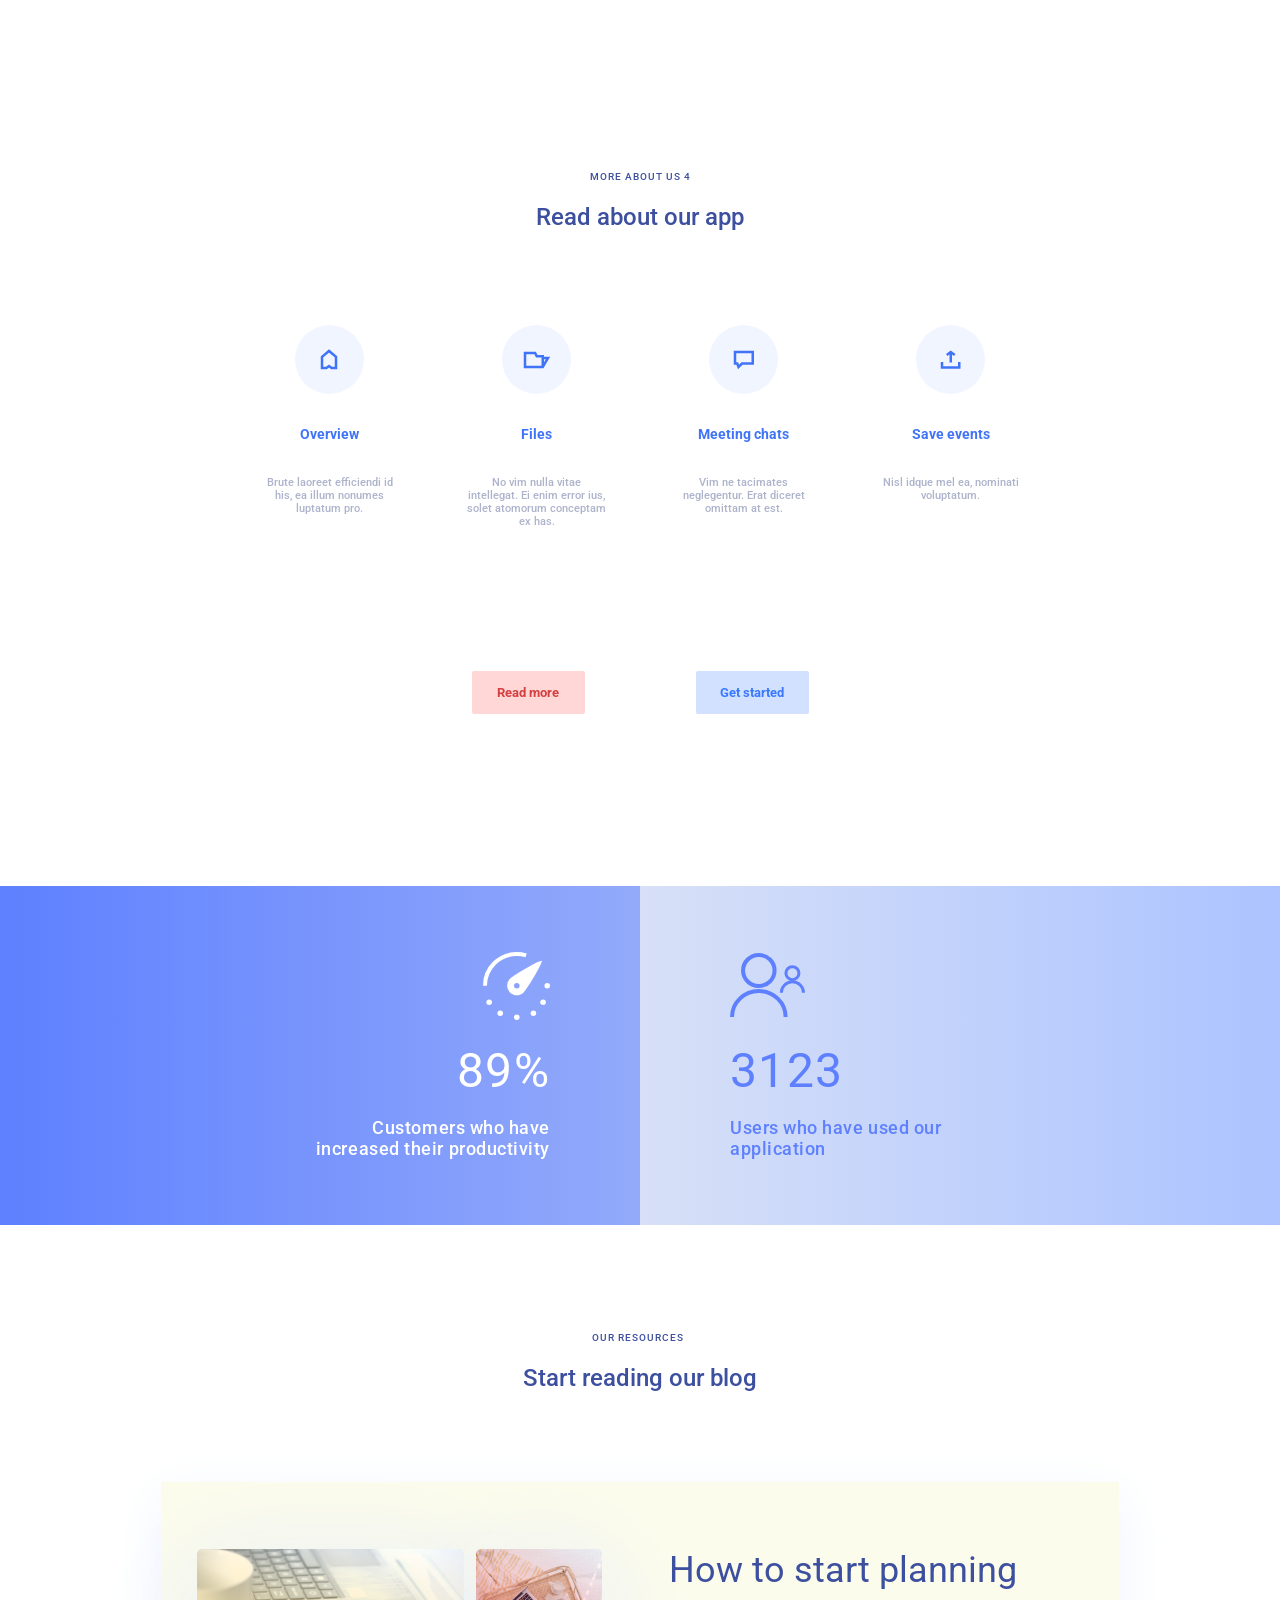
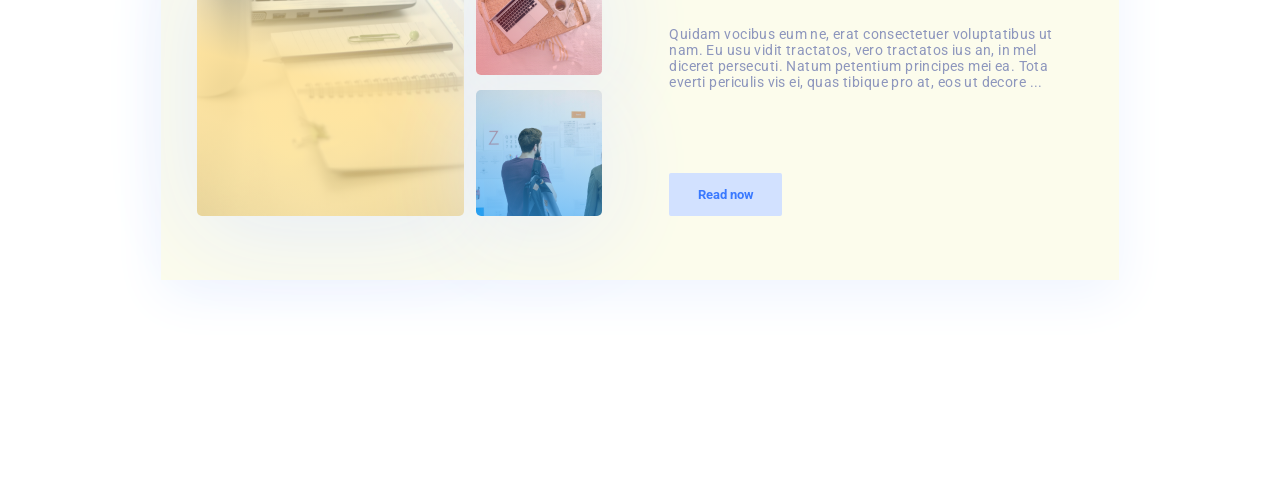
<file: index.html>
<!DOCTYPE html>
<html lang="en">

<head>
   <meta charset="UTF-8">
   <meta name="viewport" content="width=device-width, initial-scale=1.0">
   <title>5.Pixso-site-1</title>
   <link rel="preconnect" href="https://fonts.googleapis.com">
   <link rel="preconnect" href="https://fonts.gstatic.com" crossorigin>
   <link href="https://fonts.googleapis.com/css2?family=Roboto:ital,wght@0,100..900;1,100..900&display=swap"
      rel="stylesheet">
   <link rel="stylesheet" href="./styles/main-1.css">
</head>

<body>
   <!-- ===== features ====== -->
   <div class="features">
      <div class="features_container">
         <div class="features_inner">
            <header class="features_header">
               <h2 class="features_header_title">More about us 4</h2>
               <p class="features_header_text">Read about our app</p>
            </header>
            <div class="cards">
               <div class="cards_item">
                  <img src="./img/icon-1-optim.svg" alt="Overview" class="cards_item_img">
                  <h3 class="cards_item_title">Overview</h3>
                  <p class="cards_item_text">Brute laoreet efficiendi id his, ea illum nonumes luptatum pro.</p>
               </div>
               <div class="cards_item">
                  <img src="./img/icon-2-optim.svg" alt="Files" class="cards_item_img">
                  <h3 class="cards_item_title">Files</h3>
                  <p class="cards_item_text">No vim nulla vitae intellegat. Ei enim error ius, solet atomorum
                     conceptam
                     ex has.</p>
               </div>
               <div class="cards_item">
                  <img src="./img/icon-3-optim.svg" alt="Meeting chats" class="cards_item_img">
                  <h3 class="cards_item_title">Meeting chats</h3>
                  <p class="cards_item_text">Vim ne tacimates neglegentur. Erat diceret omittam at est.</p>
               </div>
               <div class="cards_item">
                  <img src="./img/icon-4-optim.svg" alt="Save events" class="cards_item_img">
                  <h3 class="cards_item_title">Save events</h3>
                  <p class="cards_item_text">Nisl idque mel ea, nominati voluptatum.</p>
               </div>
            </div>
            <div class="buttons">
               <a href="#" class="buttons_read_more">Read more</a>
               <a href="#" class="buttons_get_started">Get started</a>
            </div>
         </div>
      </div>
   </div>
   <!-- ===== stats ===== -->
   <div class="stats">
      <div class="stats_container">
         <div class="stats_inner">
            <div class="stats_left">
               <div class="stats_left_img">
                  <img src="./img/icon-5.svg" alt="Customers">
               </div>
               <div class="stats_text_block_left">
                  <p class="stats_left_number">89%</p>
                  <p class="stats_left_text">Customers who have increased their productivity</p>
               </div>
            </div>
            <div class="stats_right">
               <div class="stats_right_img">
                  <img src="./img/icon-6.svg" alt="Users ">
               </div>
               <div class="stats_text_block_right">
                  <p class="stats_right_number">3123</p>
                  <p class="stats_right_text">Users who have used our application</p>
               </div>
            </div>
         </div>
      </div>
   </div>
   <!-- ===== blog ===== -->
   <section class="blog">
      <div class="blog_container">
         <div class="blog_inner">
            <div class="blog_header">
               <div class="blog_header_title">OUR RESOURCES</div>
               <div class="blog_header_text">Start reading our blog</div>
            </div>
            <article class="blog_card">
               <div class="blog_card_gallery">
                  <div class="gallery_img_1"></div>
                  <div class="gallery_img_2"></div>
                  <div class="gallery_img_3"></div>
               </div>
               <div class="blog_card_article">
                  <div class="blog_card_article_header">
                     <h2 class="blog_card_article_title">How to start planning</h2>
                     <p class="blog_card_article_text">Quidam vocibus eum ne, erat consectetuer voluptatibus
                        ut nam. Eu
                        usu vidit tractatos, vero tractatos ius an, in mel diceret persecuti. Natum
                        petentium
                        principes mei ea. Tota everti periculis vis ei, quas tibique pro at, eos ut
                        decore ...
                     </p>
                  </div>
                  <a href="#" class="blog_card_article_btn">Read now</a>
               </div>
            </article>
         </div>
      </div>
   </section>

</body>

</html>
</file>
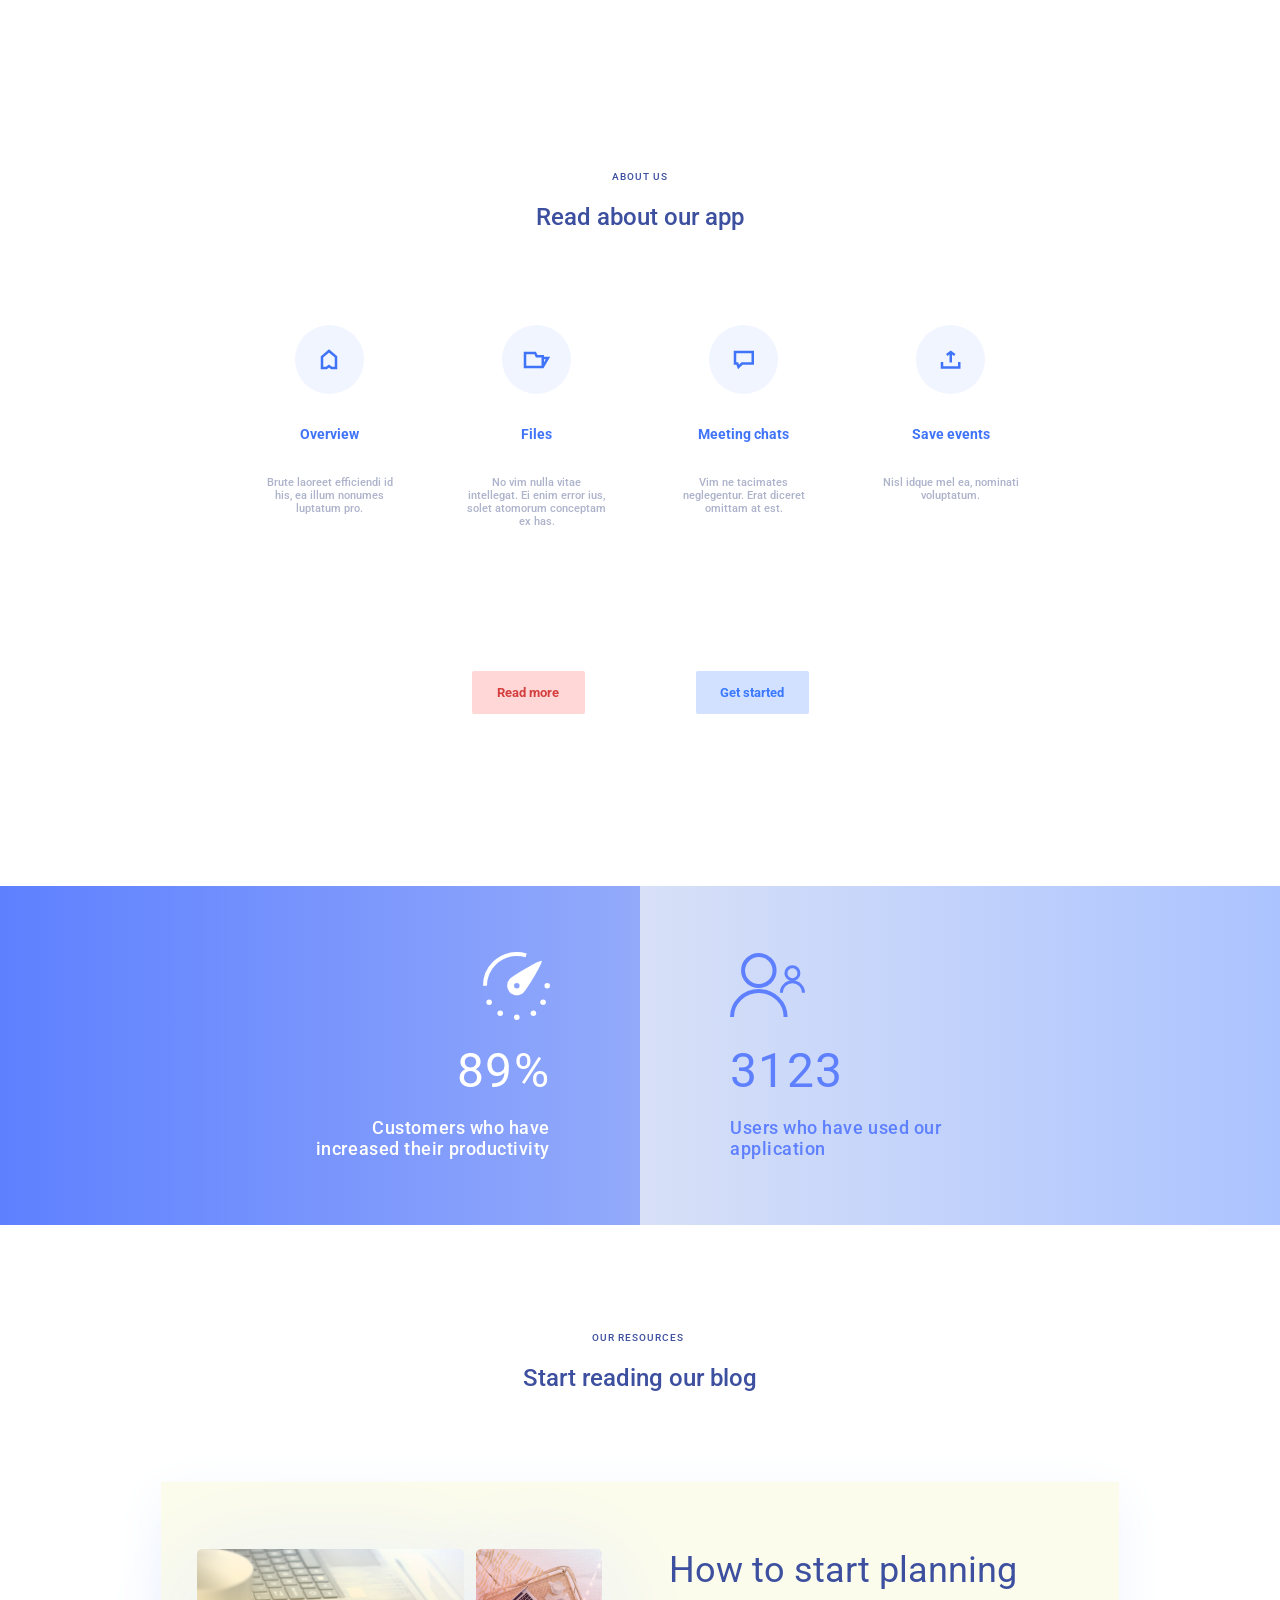
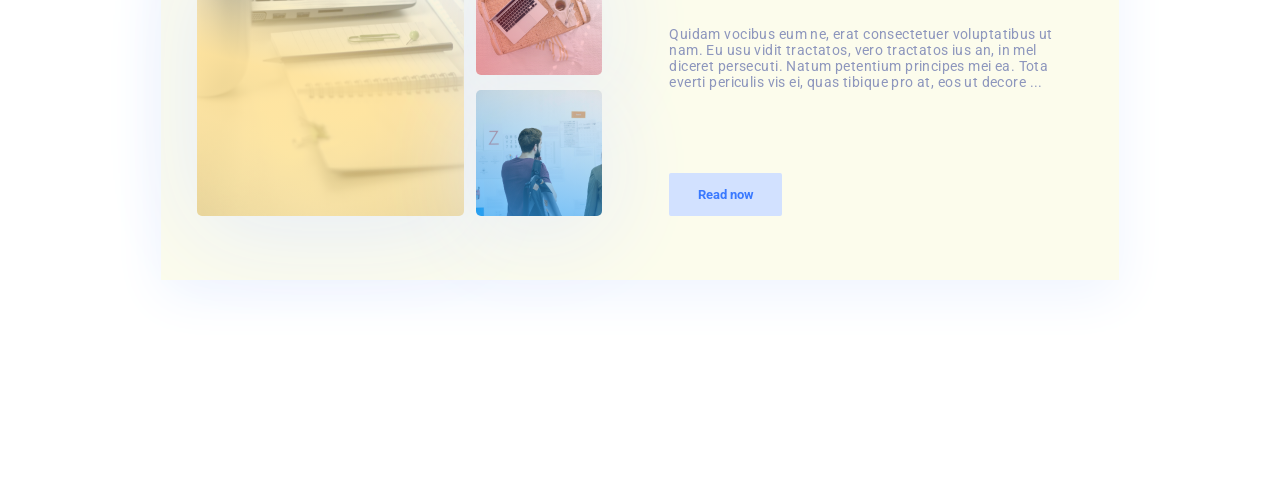
<file: index-1.html>
<!DOCTYPE html>
<html lang="en">

<head>
   <meta charset="UTF-8">
   <meta name="viewport" content="width=device-width, initial-scale=1.0">
   <title>5.Pixso-site-1</title>
   <link rel="preconnect" href="https://fonts.googleapis.com">
   <link rel="preconnect" href="https://fonts.gstatic.com" crossorigin>
   <link href="https://fonts.googleapis.com/css2?family=Roboto:ital,wght@0,100..900;1,100..900&display=swap"
      rel="stylesheet">
   <link rel="stylesheet" href="./styles/main-1.css">
</head>

<body>
   <!-- ===== features ===== -->
   <div class="features">
      <div class="features_container">
         <div class="features_inner">
            <header class="features_header">
               <h2 class="features_header_title">About us</h2>
               <p class="features_header_text">Read about our app</p>
            </header>
            <div class="cards">
               <div class="cards_item">
                  <img src="./img/icon-1-optim.svg" alt="Overview" class="cards_item_img">
                  <h3 class="cards_item_title">Overview</h3>
                  <p class="cards_item_text">Brute laoreet efficiendi id his, ea illum nonumes luptatum pro.</p>
               </div>
               <div class="cards_item">
                  <img src="./img/icon-2-optim.svg" alt="Files" class="cards_item_img">
                  <h3 class="cards_item_title">Files</h3>
                  <p class="cards_item_text">No vim nulla vitae intellegat. Ei enim error ius, solet atomorum
                     conceptam
                     ex has.</p>
               </div>
               <div class="cards_item">
                  <img src="./img/icon-3-optim.svg" alt="Meeting chats" class="cards_item_img">
                  <h3 class="cards_item_title">Meeting chats</h3>
                  <p class="cards_item_text">Vim ne tacimates neglegentur. Erat diceret omittam at est.</p>
               </div>
               <div class="cards_item">
                  <img src="./img/icon-4-optim.svg" alt="Save events" class="cards_item_img">
                  <h3 class="cards_item_title">Save events</h3>
                  <p class="cards_item_text">Nisl idque mel ea, nominati voluptatum.</p>
               </div>
            </div>
            <div class="buttons">
               <a href="#" class="buttons_read_more">Read more</a>
               <a href="#" class="buttons_get_started">Get started</a>
            </div>
         </div>
      </div>
   </div>
   <!-- ===== stats ===== -->
   <div class="stats">
      <div class="stats_container">
         <div class="stats_inner">
            <div class="stats_left">
               <div class="stats_left_img">
                  <img src="./img/icon-5.svg" alt="Customers">
               </div>
               <div class="stats_text_block_left">
                  <p class="stats_left_number">89%</p>
                  <p class="stats_left_text">Customers who have increased their productivity</p>
               </div>
            </div>
            <div class="stats_right">
               <div class="stats_right_img">
                  <img src="./img/icon-6.svg" alt="Users ">
               </div>
               <div class="stats_text_block_right">
                  <p class="stats_right_number">3123</p>
                  <p class="stats_right_text">Users who have used our application</p>
               </div>
            </div>
         </div>
      </div>
   </div>
   <!-- ===== blog ===== -->
   <section class="blog">
      <div class="blog_container">
         <div class="blog_inner">
            <div class="blog_header">
               <div class="blog_header_title">OUR RESOURCES</div>
               <div class="blog_header_text">Start reading our blog</div>
            </div>
            <article class="blog_card">
               <div class="blog_card_gallery">
                  <div class="gallery_img_1"></div>
                  <div class="gallery_img_2"></div>
                  <div class="gallery_img_3"></div>
               </div>
               <div class="blog_card_article">
                  <div class="blog_card_article_header">
                     <h2 class="blog_card_article_title">How to start planning</h2>
                     <p class="blog_card_article_text">Quidam vocibus eum ne, erat consectetuer voluptatibus
                        ut nam. Eu
                        usu vidit tractatos, vero tractatos ius an, in mel diceret persecuti. Natum
                        petentium
                        principes mei ea. Tota everti periculis vis ei, quas tibique pro at, eos ut
                        decore ...
                     </p>
                  </div>
                  <a href="#" class="blog_card_article_btn">Read now</a>
               </div>
            </article>
         </div>
      </div>
   </section>

</body>

</html>
</file>
<file: styles/main-1.css>
*,
*::before,
*::after {
   margin: 0;
   padding: 0;
   box-sizing: border-box;
}

body {
   background-color: #E4E6F0;
   font-family: "Roboto", sans-serif;
   font-optical-sizing: auto;
   font-weight: 400;
   font-style: normal;
   font-variation-settings:
      "wdth" 100;
}

/* ========== FEATURES ========== */

.features_container {
   max-width: 1440px;
   width: 100%;
   margin: 0 auto;
   background-color: lightcyan;
   /* probably just for debugging */
}

.features_inner {
   background-color: #fff;
   padding-top: 171px;
   padding-bottom: 172px;
}

.features_header {
   text-align: center;
   color: rgba(61, 79, 159, 1);
}

.features_header_title {
   font-size: 10px;
   font-weight: 500;
   line-height: 12px;
   letter-spacing: 0.1em;
   text-transform: uppercase;
}

.features_header_text {
   font-size: 24px;
   font-weight: 500;
   line-height: 28px;
   letter-spacing: 0.0em;
   padding-top: 20px;
   margin-bottom: 94px;
}

.cards {
   display: flex;
   flex-wrap: wrap;
   justify-content: center;
   gap: 67px;
   margin: 0 auto;
}

.cards_item {
   width: 140px;
   text-align: center;
   min-height: 254px;
}

.cards_item_title {
   color: rgba(64, 116, 248, 1);
   font-size: 14px;
   font-weight: 700;
   line-height: 16px;
   letter-spacing: 0.0em;
   padding-top: 28px;
}

.cards_item_text {
   color: rgba(173, 179, 203, 1);
   font-size: 11px;
   font-weight: 500;
   line-height: 13px;
   letter-spacing: 0.0em;
   padding-top: 34px;
}

/* buttons */

.buttons {
   display: flex;
   flex-wrap: wrap;
   justify-content: center;
   gap: 111px;
   padding-top: 92px;
   font-size: 13px;
   font-weight: 700;
   line-height: 15px;
   letter-spacing: 0.0em;
   text-align: center;
}

.buttons_read_more,
.buttons_get_started {
   width: 113px;
   height: 43px;
   border-radius: 2px;
   align-content: center;
   text-decoration: none;
}

/* only colors differ */

.buttons_read_more {
   background: rgba(255, 215, 215, 1);
   color: rgba(212, 63, 63, 1);
}

.buttons_get_started {
   background: rgba(210, 225, 255, 1);
   color: rgba(58, 121, 255, 1);
}

@media screen and (max-width: 345px) {
   .buttons {
      gap: 20px;
   }
}

/* ============== Stats ================== */

.stats_container {
   max-width: 1440px;
   width: 100%;
   margin: 0 auto;
   background-color: lightcyan;
}

.stats_inner {
   display: flex;
   flex-wrap: wrap;
   justify-content: center;
}

/* 1) Make both halves share the same layout & spacing */

.stats_left,
.stats_right {
   /* equal vertical padding on both sides */
   padding-top: 55px;
   padding-bottom: 66px;
   display: grid;
   grid-template-rows: auto auto;
   /* icon, then text block */
   row-gap: 12px;
}

.stats_left {
   width: 50%;
   padding-right: 90px;
   text-align: right;
   color: rgba(255, 255, 255, 1);
   background: #5E80FF;
   background: linear-gradient(90deg, rgba(94, 128, 255, 1) 0%, rgba(147, 170, 250, 1) 100%);
}

/* 2) Fix the icon box height and center the SVG inside it */
.stats_left_img,
.stats_right_img {
   height: 90px;
   /* choose the height you want for all icons */
   display: flex;
   align-items: center;
}

.stats_left_img {
   justify-content: flex-end;
}

.stats_right_img {
   justify-content: flex-start;
}

/* 3) Scale SVGs to the box without distortion */
/* .stats_left_img img,
.stats_right_img img {
   height: 100%;
   width: auto;
} */

.stats_left_number {
   font-size: 48px;
   font-weight: 400;
   line-height: 56px;
   letter-spacing: 0.03em;

}

.stats_left_text {
   font-size: 18px;
   font-weight: 500;
   line-height: 21px;
   letter-spacing: 0.03em;
   /* padding-top: 18px; */
   max-width: 260px;
   margin: 0 0 0 auto;
   padding-top: 18px;
}

.stats_right {
   width: 50%;
   padding-left: 90px;
   color: rgba(94, 128, 255, 1);
   background: #d7e0f7;
   background: linear-gradient(90deg, rgba(215, 224, 247, 1) 0%, rgba(171, 195, 255, 1) 100%);
}

.stats_right_number {
   font-size: 48px;
   font-weight: 400;
   line-height: 56px;
   letter-spacing: 0.03em;
}

.stats_right_text {
   font-size: 18px;
   font-weight: 500;
   line-height: 21px;
   letter-spacing: 0.03em;
   max-width: 260px;
   padding-top: 18px;
}

/* ========== BLOG ========== */

.blog_container {
   max-width: 1440px;
   width: 100%;
   margin: 0 auto;
   background-color: lightcyan;
}

.blog_inner {
   background-color: #fff;
   padding-top: 107px;
   padding-bottom: 213px;
}

.blog_header {
   margin: 0 auto;
   text-align: center;
   color: rgba(61, 79, 159, 1);
   margin-bottom: 90px;
}

.blog_header_title {
   font-size: 10px;
   font-weight: 500;
   line-height: 12px;
   letter-spacing: 1px;
   margin-left: -4px;
   text-transform: uppercase;
   margin-bottom: 20px;
}

.blog_header_text {
   font-size: 24px;
   font-weight: 500;
   line-height: 28px;
   letter-spacing: 0em;
}

.blog_card {
   width: 958px;
   /* min-height: 398px; */
   margin: 0 auto;
   padding: 67px 41px 64px 35px;
   display: flex;
   justify-content: center;
   gap: 67px;
   box-shadow: 0px 15px 50px 0px rgba(239, 244, 255, 1);
   background: rgba(255, 255, 255, 1);
   background-color: rgb(252, 252, 236);
   /* just for debugging */
}

/* gallery */

.blog_card_gallery {
   display: grid;
   /* grid-template-columns: auto auto; */
   /* grid-template-rows: auto auto; */
   column-gap: 12.8px;
   row-gap: 13.7px;
}

.gallery_img_1,
.gallery_img_2,
.gallery_img_3 {
   border-radius: 5px;
   box-shadow: 0px 15px 100px 0px rgba(229, 235, 248, 1);
   background-repeat: no-repeat;
}

/* big image */

.gallery_img_1 {
   width: 267px;
   height: 267px;
   background:
      linear-gradient(12.99deg,
         rgba(255, 198, 53, 0.44),
         rgba(255, 226, 153, 0.93),
         rgba(255, 159, 90, 0) 100%),
      url(../img/blog_img_1.png);
   /* grid-column: 1/2; */
   /* grid-row: 1/3; */
   /* justify-self: start; */
   /* align-self: center; */
}

/* small images */

.gallery_img_2 {
   width: 126px;
   height: 126px;
   background:
      linear-gradient(27.61deg,
         rgba(255, 53, 53, 0.48),
         rgba(255, 179, 90, 0) 100%),
      url(../img/blog_img_2.png);
   grid-column: 2/3;
   grid-row: 1/2;
   align-self: start;
}

.gallery_img_3 {
   width: 126px;
   height: 126px;
   background:
      linear-gradient(13.50deg,
         rgba(53, 170, 255, 0.68),
         rgba(90, 136, 255, 0) 100%),
      url(../img/blog_img_3.png);
   grid-column: 2/3;
   grid-row: 1/2;
   align-self: end;
}

/* article text */

.blog_card_article {
   max-width: 408px;
   min-height: 267px;
   display: flex;
   flex-direction: column;
   justify-content: space-between;
}

.blog_card_article_header {
   display: grid;
   gap: 35px;
}

.blog_card_article_title {
   color: rgba(61, 79, 159, 1);
   font-size: 36px;
   font-weight: 400;
   line-height: 42px;
   letter-spacing: 0em;
   /* margin-bottom: 35px; */
}

.blog_card_article_text {
   color: rgba(141, 150, 189, 1);
   font-size: 14px;
   font-weight: 400;
   line-height: 16px;
   letter-spacing: 0.03em;
}

.blog_card_article_btn {
   display: grid;
   place-items: center;
   /* shorthand for align-items + justify-items */
   width: 113px;
   height: 43px;
   border-radius: 2px;
   background: rgba(210, 225, 255, 1);
   color: rgba(58, 121, 255, 1);
   font-family: Roboto;
   font-size: 13px;
   font-weight: 700;
   line-height: 15px;
   letter-spacing: 0em;
   text-decoration: none;
}


/* ========== MEDIA QUERIES ========== */

@media screen and (max-width: 1024px) {
   .blog_card {
      max-width: 500px;
      margin: 0 auto;
      padding: 67px 41px 64px 35px;
      display: flex;
      flex-direction: column;
      justify-content: center;
      align-items: center;
      gap: 67px;
   }
}

@media screen and (max-width: 769px) {

   .features_inner {
      padding-top: 80px;
      padding-bottom: 80px;
   }

   .stats_inner {
      display: flex;
      flex-direction: column;
   }

   .stats_right {
      width: 100%;
   }

   .stats_left {
      width: 100%;
   }

   .blog_inner {
      padding-top: 100px;
      padding-bottom: 100px;
   }

}

@media screen and (max-width: 560px) {

   .blog_card {
      max-width: 360px;
      gap: 40px;
   }

   .gallery_img_1 {
      grid-column: 1/3;
      grid-row: 1/3;
      justify-self: center;
      align-self: center;
   }

   .gallery_img_2 {
      grid-column: 1/2;
      grid-row: 3/4;
      justify-self: start;
      align-self: start;
   }

   .gallery_img_3 {
      grid-column: 2/3;
      grid-row: 3/4;
      justify-self: start;
      align-self: start;
   }
}

@media screen and (max-width: 425px) {

   .stats_left {
      padding-right: 40px;
      padding-left: 15px;
   }

   .stats_right {
      padding-left: 40px;
      padding-right: 15px;
   }

   .blog_card_gallery {
      display: grid;
      column-gap: 6px;
      row-gap: 6px;
   }

   .blog_card {
      max-width: 270px;
   }

   .blog_card_gallery {
      gap: 10px;
   }

   .blog_card {
      max-width: 280px;
   }

   .gallery_img_1 {
      width: 250px;
      height: 250px;
   }

   .gallery_img_2,
   .gallery_img_3 {
      width: 120px;
      height: 120px;
   }

   .blog_card_article_header {
      gap: 15px;
      margin-bottom: 15px;
   }

   .blog_card {
      padding: 15px;
      gap: 30px;
   }
}
</file>
